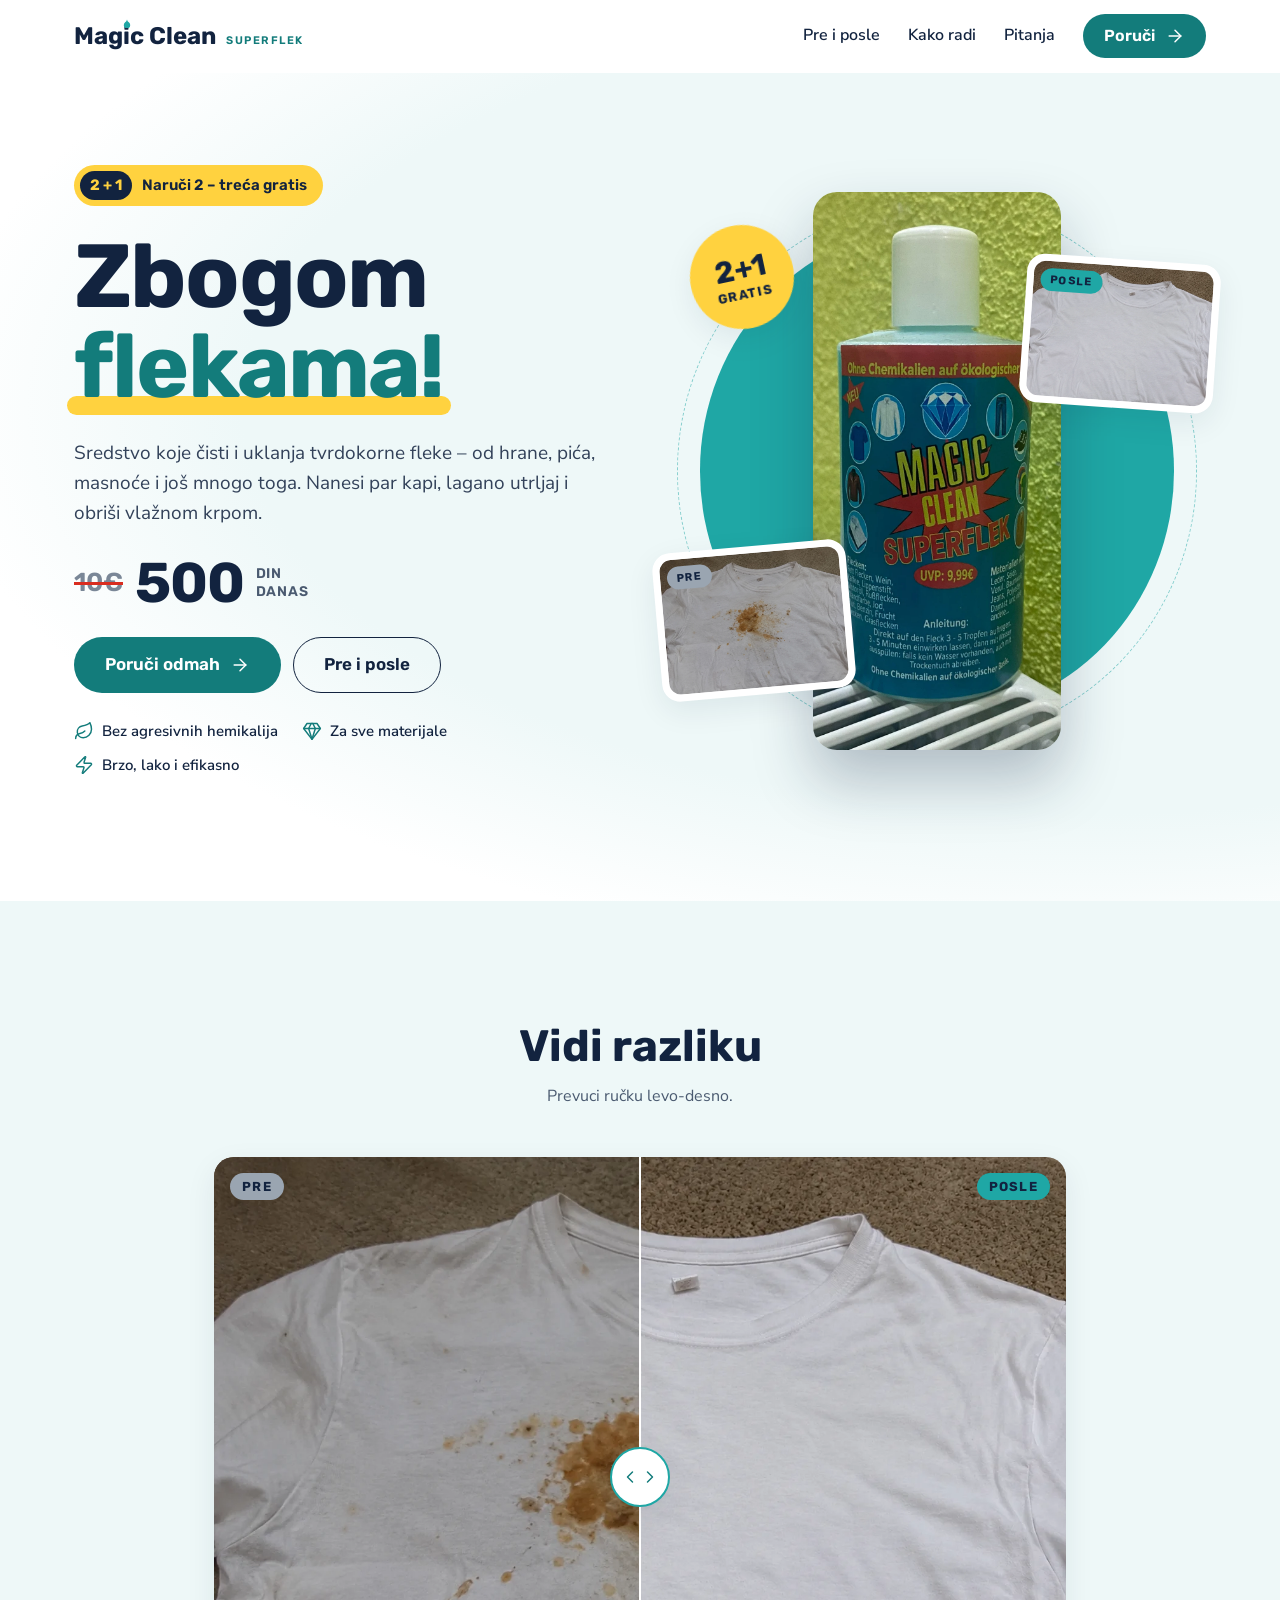
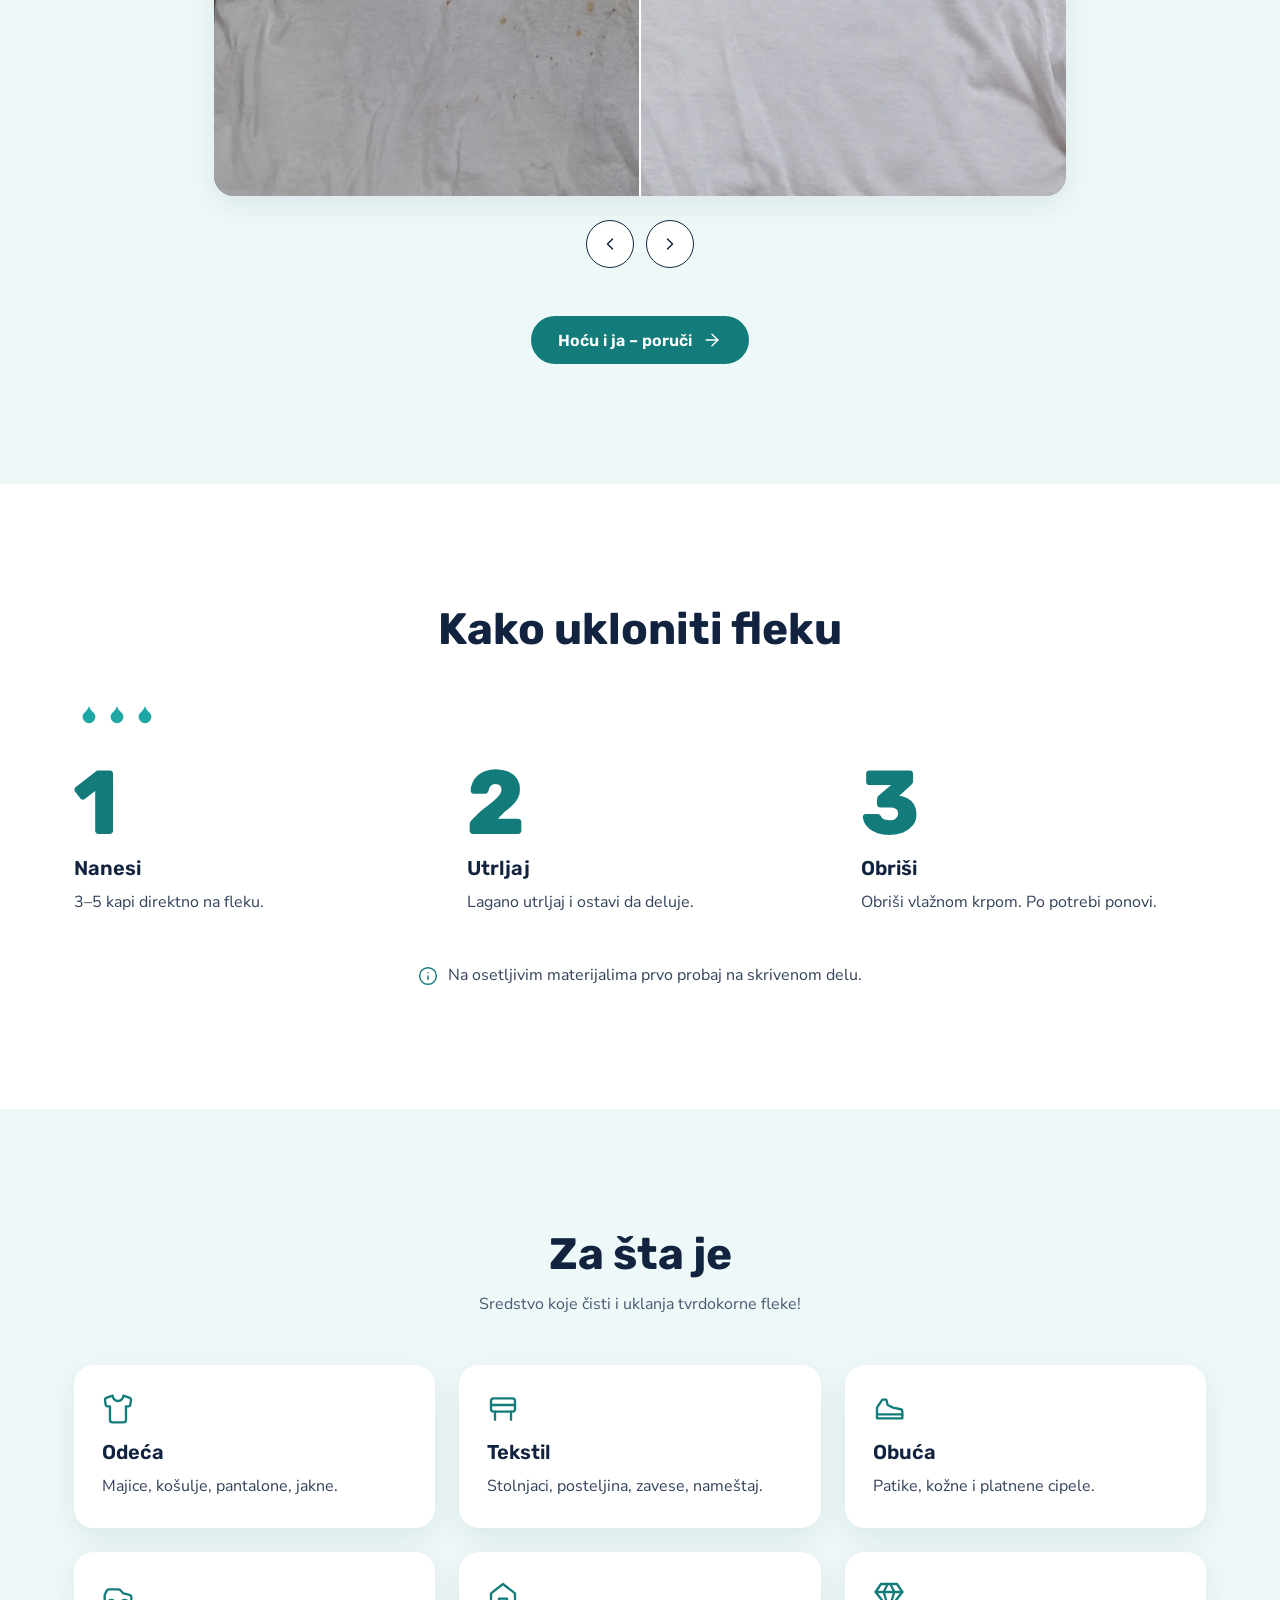
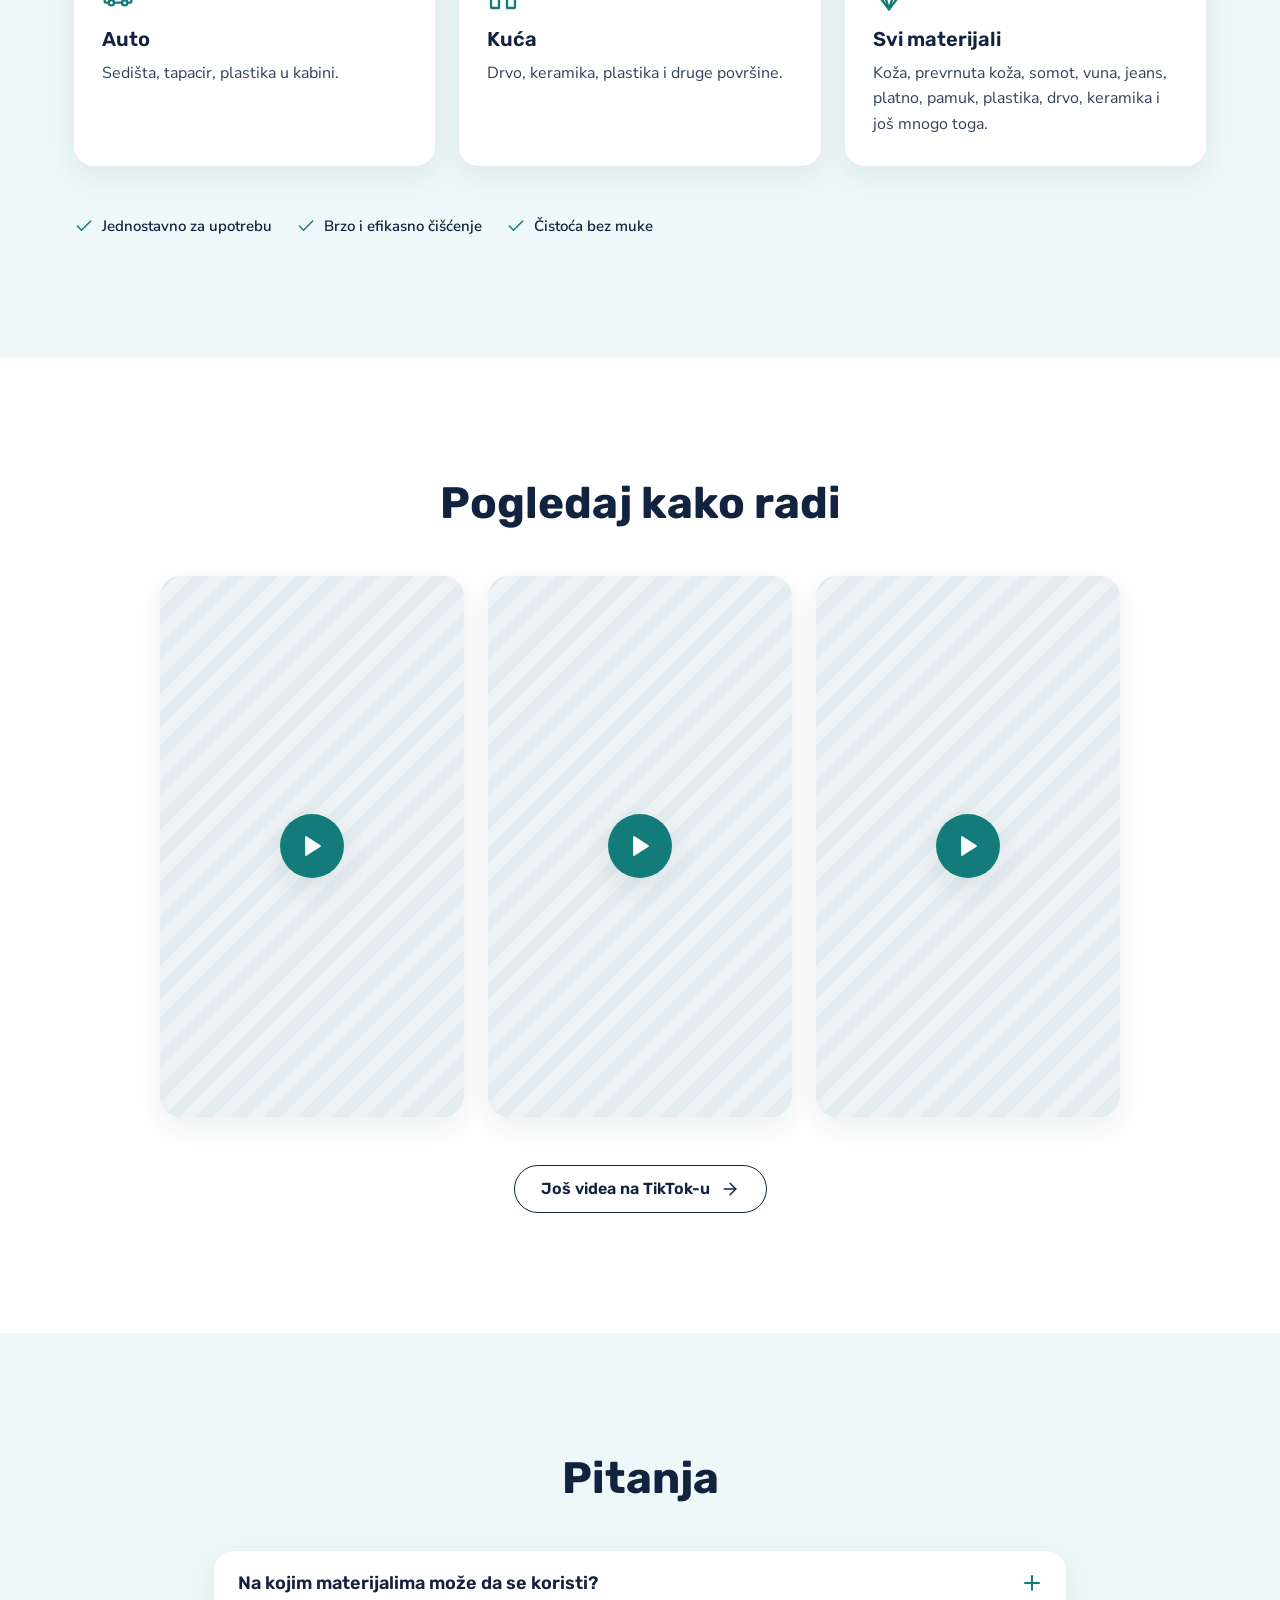
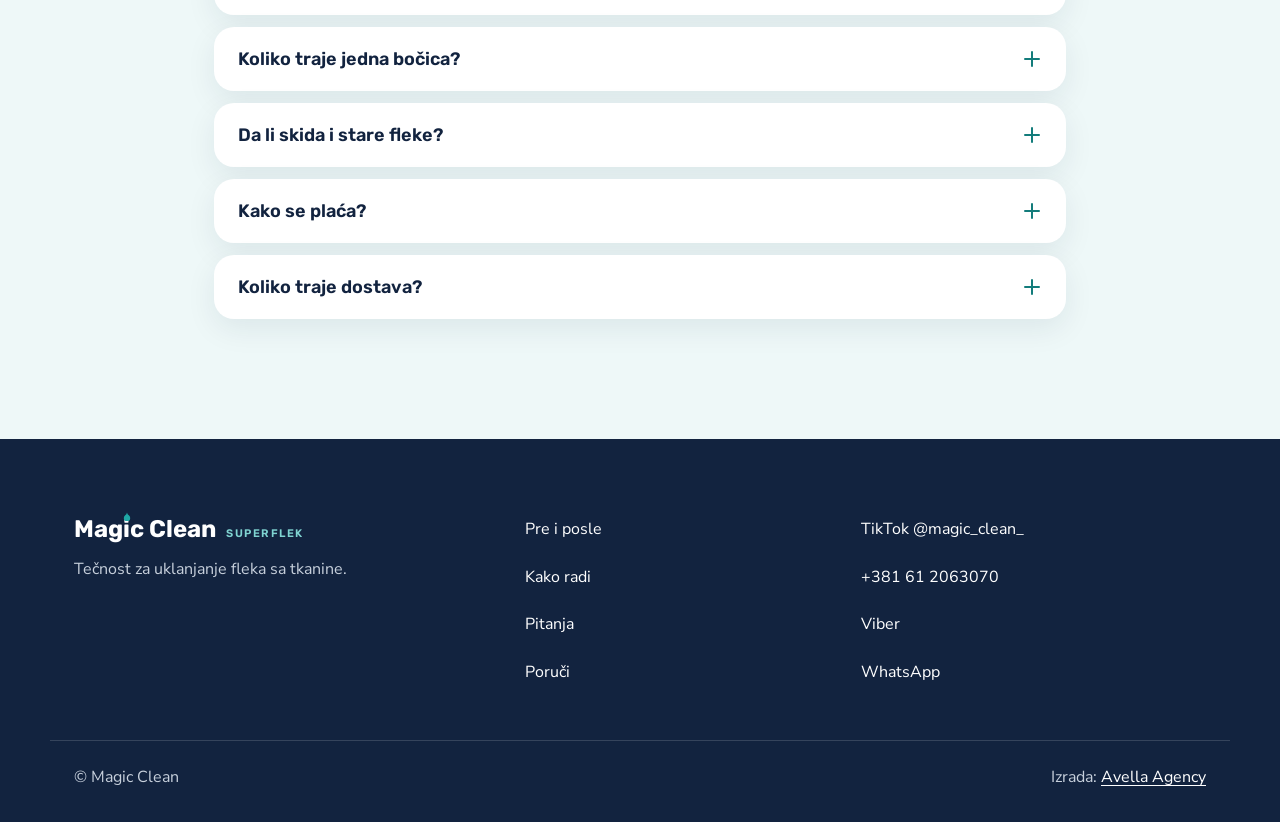
<file: index.html>
<!doctype html>
<html lang="sr-Latn">
<head>
<meta charset="utf-8">
<meta name="viewport" content="width=device-width, initial-scale=1">
<title>Sredstvo za uklanjanje fleka – Magic Clean Superflek | 500 din</title>
<meta name="description" content="Magic Clean Superflek skida i stare fleke od hrane, pića i masnoće sa odeće, obuće, tekstila i auta. Bez agresivnih hemikalija. 500 din, naruči 2 – treća gratis. Plaćanje pouzećem.">
<meta name="robots" content="index, follow, max-image-preview:large">
<link rel="canonical" href="https://VAS-SAJT.github.io/">
<meta name="theme-color" content="#137C7B">
<link rel="icon" href="data:image/svg+xml,%3Csvg xmlns='http://www.w3.org/2000/svg' viewBox='0 0 32 32'%3E%3Crect width='32' height='32' rx='8' fill='%23137C7B'/%3E%3Cpath d='M16 26a7 7 0 0 0 7-7c0-2-1-3.9-3-5.5S16.5 9.5 16 7c-.5 2.5-2 4.9-4 6.5S9 17 9 19a7 7 0 0 0 7 7z' fill='%23FFD23F'/%3E%3C/svg%3E">
<meta property="og:type" content="website">
<meta property="og:site_name" content="Magic Clean">
<meta property="og:locale" content="sr_RS">
<meta property="og:url" content="https://VAS-SAJT.github.io/">
<meta property="og:title" content="Sredstvo za uklanjanje fleka – Magic Clean Superflek | 500 din">
<meta property="og:description" content="Magic Clean Superflek skida i stare fleke od hrane, pića i masnoće sa odeće, obuće, tekstila i auta. Bez agresivnih hemikalija. 500 din, naruči 2 – treća gratis. Plaćanje pouzećem.">
<meta property="og:image" content="https://VAS-SAJT.github.io/assets/og-share.jpg">
<meta property="og:image:width" content="1200">
<meta property="og:image:height" content="630">
<meta property="og:image:alt" content="Magic Clean Superflek – tečnost za uklanjanje fleka, 500 din">
<meta name="twitter:card" content="summary_large_image">
<meta name="twitter:title" content="Sredstvo za uklanjanje fleka – Magic Clean Superflek | 500 din">
<meta name="twitter:description" content="Magic Clean Superflek skida i stare fleke od hrane, pića i masnoće sa odeće, obuće, tekstila i auta. Bez agresivnih hemikalija. 500 din, naruči 2 – treća gratis. Plaćanje pouzećem.">
<meta name="twitter:image" content="https://VAS-SAJT.github.io/assets/og-share.jpg">
<link rel="preload" as="image" href="assets/bocica.webp" fetchpriority="high">
<script type="application/ld+json">{"@context":"https://schema.org","@graph":[{"@type":"Organization","@id":"https://VAS-SAJT.github.io/#org","name":"Magic Clean","url":"https://VAS-SAJT.github.io/","logo":"https://VAS-SAJT.github.io/assets/og-share.jpg","sameAs":["https://www.tiktok.com/@magic_clean_"],"contactPoint":{"@type":"ContactPoint","telephone":"+381612063070","contactType":"customer service","areaServed":"RS","availableLanguage":["sr"]}},{"@type":"Product","@id":"https://VAS-SAJT.github.io/#product","name":"Magic Clean Superflek","description":"Tečnost za uklanjanje fleka od hrane, pića i masnoće sa odeće, tekstila, obuće, auta i površina u kući. Bez agresivnih hemikalija.","image":["https://VAS-SAJT.github.io/assets/bocica.webp","https://VAS-SAJT.github.io/assets/og-share.jpg"],"brand":{"@type":"Brand","name":"Magic Clean"},"category":"Sredstvo za uklanjanje fleka","offers":{"@type":"Offer","url":"https://VAS-SAJT.github.io/poruci.html","priceCurrency":"RSD","price":"500","availability":"https://schema.org/InStock","itemCondition":"https://schema.org/NewCondition","seller":{"@id":"https://VAS-SAJT.github.io/#org"},"shippingDetails":{"@type":"OfferShippingDetails","shippingDestination":{"@type":"DefinedRegion","addressCountry":"RS"},"deliveryTime":{"@type":"ShippingDeliveryTime","handlingTime":{"@type":"QuantitativeValue","minValue":0,"maxValue":1,"unitCode":"DAY"},"transitTime":{"@type":"QuantitativeValue","minValue":1,"maxValue":2,"unitCode":"DAY"}}}}},{"@type":"WebSite","@id":"https://VAS-SAJT.github.io/#site","url":"https://VAS-SAJT.github.io/","name":"Magic Clean Superflek","inLanguage":"sr-Latn","publisher":{"@id":"https://VAS-SAJT.github.io/#org"}},{"@type":"FAQPage","mainEntity":[{"@type":"Question","name":"Na kojim materijalima može da se koristi?","acceptedAnswer":{"@type":"Answer","text":"Na svim materijalima – npr. koža, svila, pamuk, džins, poliester, damast i mnogi drugi. Na osetljivim materijalima prvo probajte na skrivenom delu."}},{"@type":"Question","name":"Koliko traje jedna bočica?","acceptedAnswer":{"@type":"Answer","text":"Jedna bočica može da skine do 50 fleka."}},{"@type":"Question","name":"Da li skida i stare fleke?","acceptedAnswer":{"@type":"Answer","text":"Da, skida i stare fleke."}},{"@type":"Question","name":"Kako se plaća?","acceptedAnswer":{"@type":"Answer","text":"Plaćanje je pouzećem – plaćate kuriru kada vam paket stigne."}},{"@type":"Question","name":"Koliko traje dostava?","acceptedAnswer":{"@type":"Answer","text":"Dostava traje do 2 dana."}}]}]}</script>
<link rel="preconnect" href="https://fonts.googleapis.com">
<link rel="preconnect" href="https://fonts.gstatic.com" crossorigin>
<link href="https://fonts.googleapis.com/css2?family=Nunito+Sans:wght@400;600&family=Rubik:wght@600;700&display=swap&subset=latin-ext" rel="stylesheet">
<link rel="stylesheet" href="style.css">
</head>
<body>
<svg width="0" height="0" style="position:absolute" aria-hidden="true">
  <symbol id="i-arrow" viewBox="0 0 24 24"><path d="M5 12h14"/><path d="m12 5 7 7-7 7"/></symbol>
  <symbol id="i-utensils" viewBox="0 0 24 24"><path d="M3 2v7c0 1.1.9 2 2 2h4a2 2 0 0 0 2-2V2"/><path d="M7 2v20"/><path d="M21 15V2a5 5 0 0 0-5 5v6c0 1.1.9 2 2 2h3Zm0 0v7"/></symbol>
  <symbol id="i-cup" viewBox="0 0 24 24"><path d="M10 2v2"/><path d="M14 2v2"/><path d="M6 2v2"/><path d="M16 8a1 1 0 0 1 1 1v8a4 4 0 0 1-4 4H7a4 4 0 0 1-4-4V9a1 1 0 0 1 1-1h14a4 4 0 1 1 0 8h-1"/></symbol>
  <symbol id="i-drop" viewBox="0 0 24 24"><path d="M12 22a7 7 0 0 0 7-7c0-2-1-3.9-3-5.5s-3.5-4-4-6.5c-.5 2.5-2 4.9-4 6.5C6 11.1 5 13 5 15a7 7 0 0 0 7 7z"/></symbol>
  <symbol id="i-shirt" viewBox="0 0 24 24"><path d="M20.38 3.46 16 2a4 4 0 0 1-8 0L3.62 3.46a2 2 0 0 0-1.34 2.23l.58 3.47a1 1 0 0 0 .99.84H6v10c0 1.1.9 2 2 2h8a2 2 0 0 0 2-2V10h2.15a1 1 0 0 0 .99-.84l.58-3.47a2 2 0 0 0-1.34-2.23z"/></symbol>
  <symbol id="i-table" viewBox="0 0 24 24"><rect x="3" y="4" width="18" height="10" rx="2"/><path d="M6 14v6"/><path d="M18 14v6"/><path d="M3 9h18"/></symbol>
  <symbol id="i-plus" viewBox="0 0 24 24"><path d="M5 12h14"/><path d="M12 5v14"/></symbol>
  <symbol id="i-minus" viewBox="0 0 24 24"><path d="M5 12h14"/></symbol>
  <symbol id="i-info" viewBox="0 0 24 24"><circle cx="12" cy="12" r="10"/><path d="M12 16v-4"/><path d="M12 8h.01"/></symbol>
  <symbol id="i-check" viewBox="0 0 24 24"><path d="M20 6 9 17l-5-5"/></symbol>
  <symbol id="i-menu" viewBox="0 0 24 24"><path d="M4 6h16"/><path d="M4 12h16"/><path d="M4 18h16"/></symbol>
  <symbol id="i-x" viewBox="0 0 24 24"><path d="M18 6 6 18"/><path d="m6 6 12 12"/></symbol>
  <symbol id="i-left" viewBox="0 0 24 24"><path d="m15 18-6-6 6-6"/></symbol>
  <symbol id="i-right" viewBox="0 0 24 24"><path d="m9 18 6-6-6-6"/></symbol>
  <symbol id="i-play" viewBox="0 0 24 24"><polygon points="6 3 20 12 6 21 6 3"/></symbol>
  <symbol id="i-pause" viewBox="0 0 24 24"><rect x="14" y="4" width="4" height="16" rx="1"/><rect x="6" y="4" width="4" height="16" rx="1"/></symbol>
  <symbol id="i-leaf" viewBox="0 0 24 24"><path d="M11 20A7 7 0 0 1 9.8 6.1C15.5 5 17 4.48 19 2c1 2 2 4.18 2 8 0 5.5-4.78 10-10 10Z"/><path d="M2 21c0-3 1.85-5.36 5.08-6C9.5 14.52 12 13 13 12"/></symbol>
  <symbol id="i-gem" viewBox="0 0 24 24"><path d="M6 3h12l4 6-10 13L2 9Z"/><path d="M11 3 8 9l4 13 4-13-3-6"/><path d="M2 9h20"/></symbol>
  <symbol id="i-zap" viewBox="0 0 24 24"><path d="M4 14a1 1 0 0 1-.78-1.63l9.9-10.2a.5.5 0 0 1 .86.46l-1.92 6.02A1 1 0 0 0 13 10h7a1 1 0 0 1 .78 1.63l-9.9 10.2a.5.5 0 0 1-.86-.46l1.92-6.02A1 1 0 0 0 11 14z"/></symbol>
  <symbol id="i-shoe" viewBox="0 0 24 24"><path d="M3 16v-5l4-6h3l1 4 4 2 5 1a2 2 0 0 1 2 2v2Z"/><path d="M3 16v3h19v-3"/></symbol>
  <symbol id="i-car" viewBox="0 0 24 24"><path d="M19 17h2c.6 0 1-.4 1-1v-3c0-.9-.7-1.7-1.5-1.9C18.7 10.6 16 10 16 10s-1.3-1.4-2.2-2.3c-.5-.4-1.1-.7-1.8-.7H5c-.6 0-1.1.4-1.4.9l-1.4 2.9A3.7 3.7 0 0 0 2 12v4c0 .6.4 1 1 1h2"/><circle cx="7" cy="17" r="2"/><path d="M9 17h6"/><circle cx="17" cy="17" r="2"/></symbol>
  <symbol id="i-home" viewBox="0 0 24 24"><path d="M3 10 12 3l9 7v10a1 1 0 0 1-1 1h-5v-7H9v7H4a1 1 0 0 1-1-1Z"/></symbol>
  <symbol id="i-msg" viewBox="0 0 24 24"><path d="M7.9 20A9 9 0 1 0 4 16.1L2 22Z"/></symbol>
</svg>

<header class="nav" id="nav">
  <div class="wrap nav-in">
    <a href="#top" class="logo" aria-label="Magic Clean – na vrh">
      <span class="logo-t">Mag<span class="logo-i">i<svg viewBox="0 0 24 24" aria-hidden="true"><use href="#i-drop"/></svg></span>c Clean</span>
      <span class="logo-s">SUPERFLEK</span>
    </a>
    <nav class="links" aria-label="Glavni meni">
      <a href="#pre-posle">Pre i posle</a>
      <a href="#kako">Kako radi</a>
      <a href="#pitanja">Pitanja</a>
      <a href="poruci.html" class="btn btn-p btn-sm">Poruči <svg class="ic"><use href="#i-arrow"/></svg></a>
    </nav>
    <button class="burger" id="burger" aria-label="Otvori meni" aria-expanded="false" aria-controls="mmenu"><svg class="ic"><use href="#i-menu"/></svg></button>
  </div>
</header>

<div class="mmenu" id="mmenu" hidden>
  <button class="burger mclose" id="mclose" aria-label="Zatvori meni"><svg class="ic"><use href="#i-x"/></svg></button>
  <nav aria-label="Meni za telefon">
    <a href="#pre-posle">Pre i posle</a>
    <a href="#kako">Kako radi</a>
    <a href="#pitanja">Pitanja</a>
    <a href="poruci.html" class="btn btn-p">Poruči <svg class="ic"><use href="#i-arrow"/></svg></a>
  </nav>
</div>

<main id="top">
  <!-- 1. HERO -->
  <section class="hero" id="hero">
    <div class="wrap hero-in">
      <div class="hero-txt">
        <a href="poruci.html?paket=2" class="badge"><b>2 + 1</b> Naruči 2 – treća gratis</a>
        <h1>Zbogom <span class="und">flekama!</span></h1>
        <p class="lead">Sredstvo koje čisti i uklanja tvrdokorne fleke – od hrane, pića, masnoće i još mnogo toga. Nanesi par kapi, lagano utrljaj i obriši vlažnom krpom.</p>
        <div class="price"><s class="price-old" aria-label="Stara cena 10 evra">10€</s><span class="price-n">500</span><span class="price-u">din<br>danas</span></div>
        <div class="btns">
          <a href="poruci.html" class="btn btn-p btn-lg">Poruči odmah <svg class="ic"><use href="#i-arrow"/></svg></a>
          <a href="#pre-posle" class="btn btn-s btn-lg">Pre i posle</a>
        </div>
        <ul class="ticks">
          <li><svg class="ic"><use href="#i-leaf"/></svg>Bez agresivnih hemikalija</li>
          <li><svg class="ic"><use href="#i-gem"/></svg>Za sve materijale</li>
          <li><svg class="ic"><use href="#i-zap"/></svg>Brzo, lako i efikasno</li>
        </ul>
      </div>
      <div class="hero-vis">
        <div class="circle" aria-hidden="true"></div>
        <div class="bubbles" id="bubbles" aria-hidden="true"></div>
        <img class="bottle" id="bottle" src="assets/bocica.webp" width="780" height="1760" alt="Bočica Magic Clean Superflek tečnosti za fleke" fetchpriority="high">
        <figure class="mini mini-pre">
          <img decoding="async" src="assets/pre-hrana.webp" width="1400" height="1050" alt="Bela majica sa flekom od hrane pre čišćenja sa Magic Clean Superflek">
          <figcaption class="lbl lbl-pre">PRE</figcaption>
        </figure>
        <figure class="mini mini-posle">
          <img decoding="async" src="assets/posle-hrana.webp" width="1400" height="1050" alt="Ista majica posle uklanjanja fleke sa Magic Clean Superflek">
          <figcaption class="lbl lbl-posle">POSLE</figcaption>
        </figure>
        <a href="poruci.html?paket=2" class="sticker" aria-label="Naruči 2, treća gratis"><b>2+1</b><span>GRATIS</span></a>
      </div>
    </div>
  </section>

  <!-- 2. PRE / POSLE -->
  <section class="sec magla" id="pre-posle">
    <div class="wrap narrow">
      <h2 class="rv">Vidi razliku</h2>
      <p class="sub rv">Prevuci ručku levo-desno.</p>
      <div class="ba rv" id="ba">
        <div class="ba-layer ba-after" id="baAfter"></div>
        <div class="ba-layer ba-before" id="baBefore"></div>
        <span class="lbl lbl-pre ba-l">PRE</span>
        <span class="lbl lbl-posle ba-r">POSLE</span>
        <div class="ba-line" id="baLine" aria-hidden="true">
          <div class="ba-handle"><svg class="ic"><use href="#i-left"/></svg><svg class="ic"><use href="#i-right"/></svg></div>
        </div>
        <input type="range" class="ba-range" id="baRange" min="0" max="100" value="50" aria-label="Pre i posle: levo PRE, desno POSLE">
      </div>
      <div class="ba-ctrl rv">
        <button type="button" class="arr-btn" data-step="-10" aria-label="Pomeri ručku ulevo"><svg class="ic"><use href="#i-left"/></svg></button>
        <button type="button" class="arr-btn" data-step="10" aria-label="Pomeri ručku udesno"><svg class="ic"><use href="#i-right"/></svg></button>
      </div>
      <div class="center rv"><a href="poruci.html" class="btn btn-p">Hoću i ja – poruči <svg class="ic"><use href="#i-arrow"/></svg></a></div>
    </div>
  </section>

  <!-- 3. KAKO RADI -->
  <section class="sec" id="kako">
    <div class="wrap">
      <h2 class="rv">Kako ukloniti fleku</h2>
      <ol class="steps" id="steps">
        <li class="step rv">
          <div class="drops" aria-hidden="true">
            <svg viewBox="0 0 24 24"><use href="#i-drop"/></svg><svg viewBox="0 0 24 24"><use href="#i-drop"/></svg><svg viewBox="0 0 24 24"><use href="#i-drop"/></svg>
          </div>
          <span class="num">1</span><h3>Nanesi</h3><p>3–5 kapi direktno na fleku.</p>
        </li>
        <li class="step rv"><span class="num">2</span><h3>Utrljaj</h3><p>Lagano utrljaj i ostavi da deluje.</p></li>
        <li class="step rv"><span class="num">3</span><h3>Obriši</h3><p>Obriši vlažnom krpom. Po potrebi ponovi.</p></li>
      </ol>
      <p class="tip rv"><svg class="ic"><use href="#i-info"/></svg>Na osetljivim materijalima prvo probaj na skrivenom delu.</p>
    </div>
  </section>

  <!-- 4. ZA ŠTA JE -->
  <section class="sec magla" id="za-sta">
    <div class="wrap">
      <h2 class="rv">Za šta je</h2>
      <p class="sub rv">Sredstvo koje čisti i uklanja tvrdokorne fleke!</p>
      <div class="grid6">
        <div class="card rv"><svg class="ic ic-l"><use href="#i-shirt"/></svg><h3>Odeća</h3><p>Majice, košulje, pantalone, jakne.</p></div>
        <div class="card rv"><svg class="ic ic-l"><use href="#i-table"/></svg><h3>Tekstil</h3><p>Stolnjaci, posteljina, zavese, nameštaj.</p></div>
        <div class="card rv"><svg class="ic ic-l"><use href="#i-shoe"/></svg><h3>Obuća</h3><p>Patike, kožne i platnene cipele.</p></div>
        <div class="card rv"><svg class="ic ic-l"><use href="#i-car"/></svg><h3>Auto</h3><p>Sedišta, tapacir, plastika u kabini.</p></div>
        <div class="card rv"><svg class="ic ic-l"><use href="#i-home"/></svg><h3>Kuća</h3><p>Drvo, keramika, plastika i druge površine.</p></div>
        <div class="card rv"><svg class="ic ic-l"><use href="#i-gem"/></svg><h3>Svi materijali</h3><p>Koža, prevrnuta koža, somot, vuna, jeans, platno, pamuk, plastika, drvo, keramika i još mnogo toga.</p></div>
      </div>
      <ul class="ticks ticks-c rv">
        <li><svg class="ic"><use href="#i-check"/></svg>Jednostavno za upotrebu</li>
        <li><svg class="ic"><use href="#i-check"/></svg>Brzo i efikasno čišćenje</li>
        <li><svg class="ic"><use href="#i-check"/></svg>Čistoća bez muke</li>
      </ul>
    </div>
  </section>

  <!-- 5. VIDEO -->
  <section class="sec" id="video">
    <div class="wrap">
      <h2 class="rv">Pogledaj kako radi</h2>
      <div class="vids">
        <figure class="vid rv"><video preload="metadata" playsinline aria-label="Demo snimak 1"><source src="assets/video-1.mp4#t=0.1" type="video/mp4"></video><button type="button" class="vid-btn" aria-label="Pusti video 1"><svg class="ic"><use href="#i-play"/></svg></button></figure>
        <figure class="vid rv"><video preload="metadata" playsinline aria-label="Demo snimak 2"><source src="assets/video-2.mp4#t=0.1" type="video/mp4"></video><button type="button" class="vid-btn" aria-label="Pusti video 2"><svg class="ic"><use href="#i-play"/></svg></button></figure>
        <figure class="vid rv"><video preload="metadata" playsinline aria-label="Demo snimak 3"><source src="assets/video-3.mp4#t=0.1" type="video/mp4"></video><button type="button" class="vid-btn" aria-label="Pusti video 3"><svg class="ic"><use href="#i-play"/></svg></button></figure>
      </div>
      <div class="center rv"><a href="https://www.tiktok.com/@magic_clean_" target="_blank" rel="noopener" class="btn btn-s">Još videa na TikTok-u <svg class="ic"><use href="#i-arrow"/></svg></a></div>
    </div>
  </section>

  <!-- 6. PITANJA -->
  <section class="sec magla" id="pitanja">
    <div class="wrap narrow">
      <h2 class="rv">Pitanja</h2>
      <div class="faq">
        <div class="qa rv"><h3><button aria-expanded="false" aria-controls="a1" id="q1">Na kojim materijalima može da se koristi?<span class="pm" aria-hidden="true"></span></button></h3><div class="ans" id="a1" role="region" aria-labelledby="q1" hidden><p>Na svim materijalima – npr. koža, svila, pamuk, džins, poliester, damast i mnogi drugi. Na osetljivim materijalima prvo probajte na skrivenom delu.</p></div></div>
        <div class="qa rv"><h3><button aria-expanded="false" aria-controls="a2" id="q2">Koliko traje jedna bočica?<span class="pm" aria-hidden="true"></span></button></h3><div class="ans" id="a2" role="region" aria-labelledby="q2" hidden><p>Jedna bočica može da skine do 50 fleka.</p></div></div>
        <div class="qa rv"><h3><button aria-expanded="false" aria-controls="a3" id="q3">Da li skida i stare fleke?<span class="pm" aria-hidden="true"></span></button></h3><div class="ans" id="a3" role="region" aria-labelledby="q3" hidden><p>Da, skida i stare fleke.</p></div></div>
        <div class="qa rv"><h3><button aria-expanded="false" aria-controls="a4" id="q4">Kako se plaća?<span class="pm" aria-hidden="true"></span></button></h3><div class="ans" id="a4" role="region" aria-labelledby="q4" hidden><p>Plaćanje je pouzećem – plaćate kuriru kada vam paket stigne.</p></div></div>
        <div class="qa rv"><h3><button aria-expanded="false" aria-controls="a5" id="q5">Koliko traje dostava?<span class="pm" aria-hidden="true"></span></button></h3><div class="ans" id="a5" role="region" aria-labelledby="q5" hidden><p>Dostava traje do 2 dana.</p></div></div>
      </div>
    </div>
  </section>

</main>

<footer class="foot">
  <div class="wrap foot-in">
    <div>
      <a href="#top" class="logo logo-w"><span class="logo-t">Mag<span class="logo-i">i<svg viewBox="0 0 24 24" aria-hidden="true"><use href="#i-drop"/></svg></span>c Clean</span><span class="logo-s">SUPERFLEK</span></a>
      <p>Tečnost za uklanjanje fleka sa tkanine.</p>
    </div>
    <nav aria-label="Footer"><a href="#pre-posle">Pre i posle</a><a href="#kako">Kako radi</a><a href="#pitanja">Pitanja</a><a href="poruci.html">Poruči</a></nav>
    <div>
      <a href="https://www.tiktok.com/@magic_clean_" target="_blank" rel="noopener">TikTok @magic_clean_</a>
      <a href="tel:+381612063070">+381 61 2063070</a>
      <a href="viber://chat?number=%2B381612063070">Viber</a>
      <a href="https://wa.me/381612063070" target="_blank" rel="noopener">WhatsApp</a>
    </div>
  </div>
  <div class="wrap copy"><p>© Magic Clean</p><p>Izrada: <a href="https://avellagency.online" target="_blank" rel="noopener">Avella Agency</a></p></div>
</footer>

<a href="poruci.html" class="mbar" id="mbar"><span>Magic Clean Superflek – <b id="mbarPrice"></b></span><span class="mbar-cta">Poruči <svg class="ic"><use href="#i-arrow"/></svg></span></a>

<script src="main.js"></script>
</body>
</html>
</file>
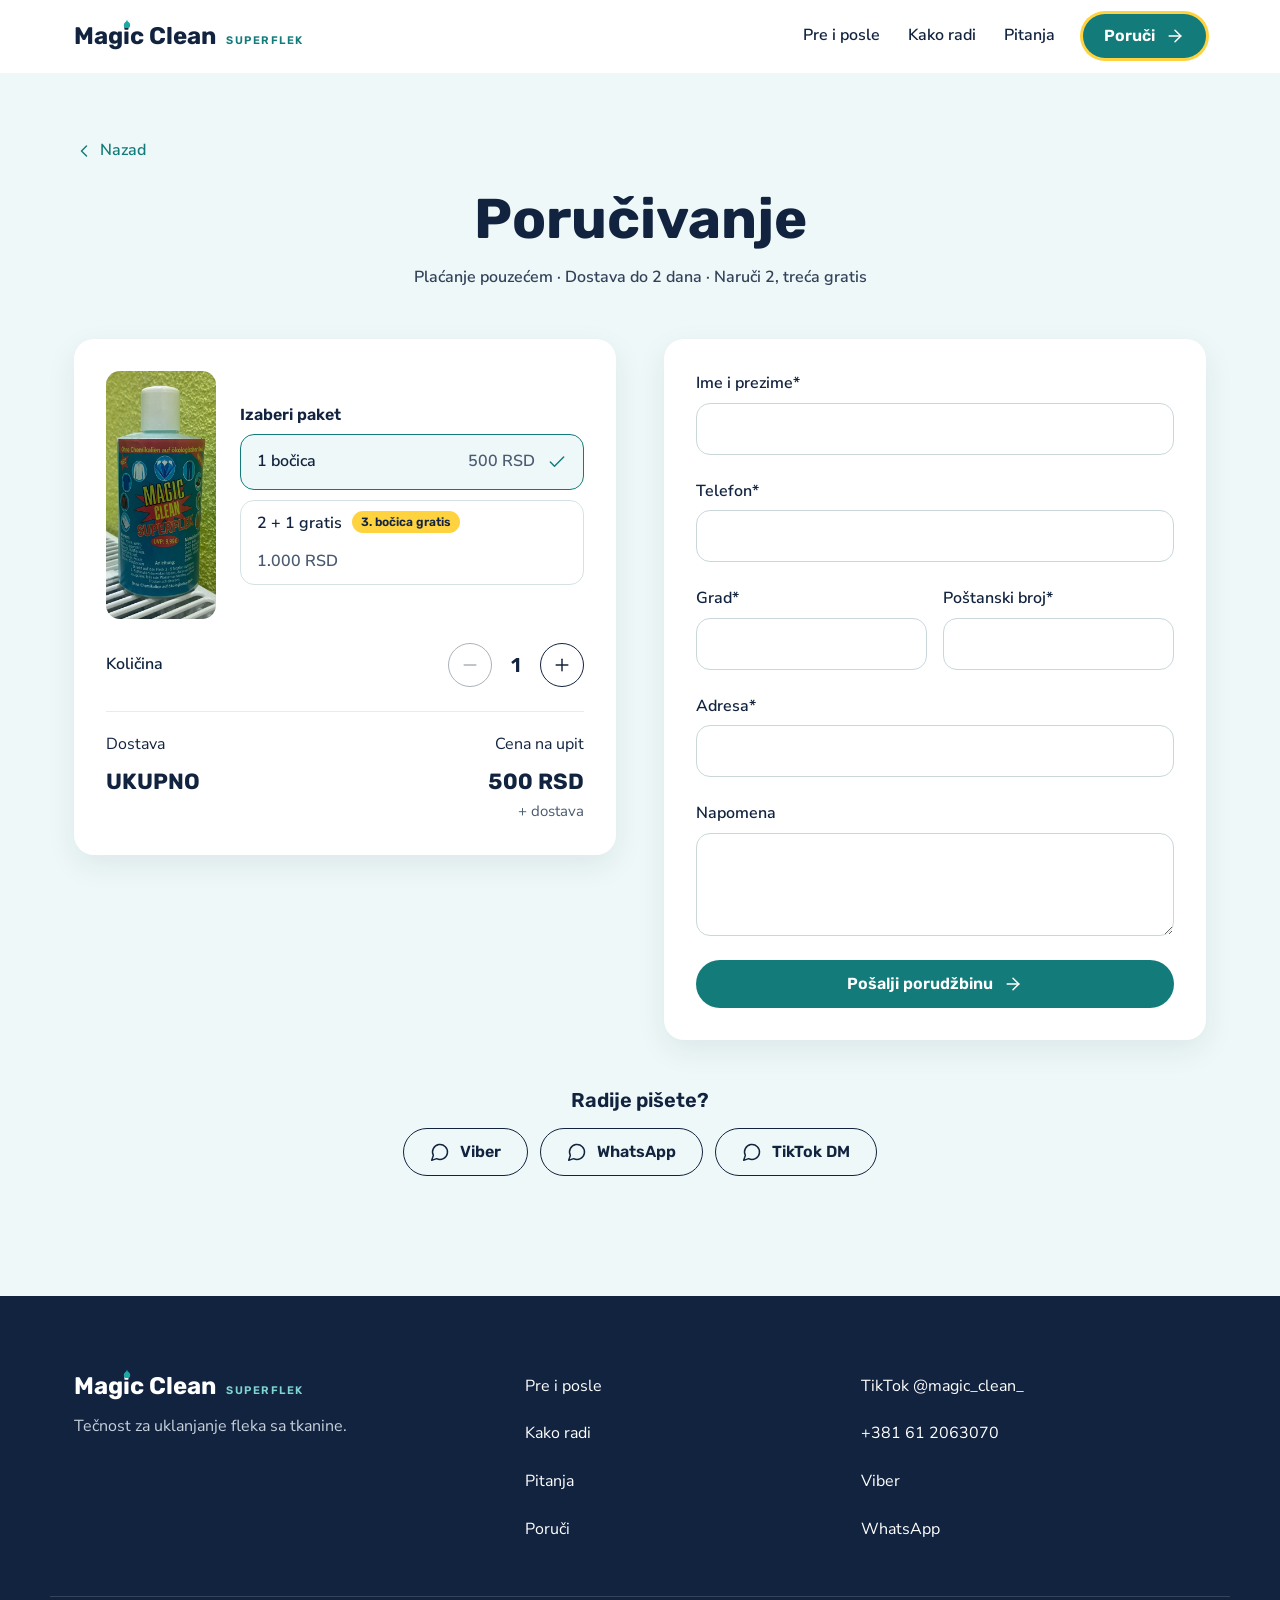
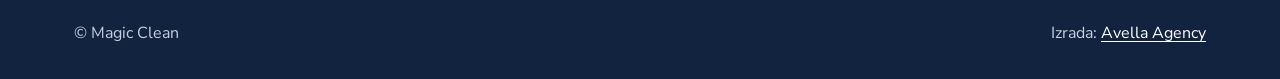
<file: poruci.html>
<!doctype html>
<html lang="sr-Latn">
<head>
<meta charset="utf-8">
<meta name="viewport" content="width=device-width, initial-scale=1">
<title>Poruči Magic Clean Superflek – 500 din, 2 + 1 gratis</title>
<meta name="description" content="Poruči Magic Clean Superflek tečnost za fleke: 500 din po bočici, naruči 2 i treća je gratis. Plaćanje pouzećem, dostava do 2 dana širom Srbije.">
<meta name="robots" content="index, follow, max-image-preview:large">
<link rel="canonical" href="https://VAS-SAJT.github.io/poruci.html">
<meta name="theme-color" content="#137C7B">
<link rel="icon" href="data:image/svg+xml,%3Csvg xmlns='http://www.w3.org/2000/svg' viewBox='0 0 32 32'%3E%3Crect width='32' height='32' rx='8' fill='%23137C7B'/%3E%3Cpath d='M16 26a7 7 0 0 0 7-7c0-2-1-3.9-3-5.5S16.5 9.5 16 7c-.5 2.5-2 4.9-4 6.5S9 17 9 19a7 7 0 0 0 7 7z' fill='%23FFD23F'/%3E%3C/svg%3E">
<meta property="og:type" content="website">
<meta property="og:site_name" content="Magic Clean">
<meta property="og:locale" content="sr_RS">
<meta property="og:url" content="https://VAS-SAJT.github.io/poruci.html">
<meta property="og:title" content="Poruči Magic Clean Superflek – 500 din, 2 + 1 gratis">
<meta property="og:description" content="Poruči Magic Clean Superflek tečnost za fleke: 500 din po bočici, naruči 2 i treća je gratis. Plaćanje pouzećem, dostava do 2 dana širom Srbije.">
<meta property="og:image" content="https://VAS-SAJT.github.io/assets/og-share.jpg">
<meta property="og:image:width" content="1200">
<meta property="og:image:height" content="630">
<meta property="og:image:alt" content="Magic Clean Superflek – tečnost za uklanjanje fleka, 500 din">
<meta name="twitter:card" content="summary_large_image">
<meta name="twitter:title" content="Poruči Magic Clean Superflek – 500 din, 2 + 1 gratis">
<meta name="twitter:description" content="Poruči Magic Clean Superflek tečnost za fleke: 500 din po bočici, naruči 2 i treća je gratis. Plaćanje pouzećem, dostava do 2 dana širom Srbije.">
<meta name="twitter:image" content="https://VAS-SAJT.github.io/assets/og-share.jpg">
<script type="application/ld+json">{"@context":"https://schema.org","@graph":[{"@type":"Organization","@id":"https://VAS-SAJT.github.io/#org","name":"Magic Clean","url":"https://VAS-SAJT.github.io/","logo":"https://VAS-SAJT.github.io/assets/og-share.jpg","sameAs":["https://www.tiktok.com/@magic_clean_"],"contactPoint":{"@type":"ContactPoint","telephone":"+381612063070","contactType":"customer service","areaServed":"RS","availableLanguage":["sr"]}},{"@type":"Product","@id":"https://VAS-SAJT.github.io/#product","name":"Magic Clean Superflek","description":"Tečnost za uklanjanje fleka od hrane, pića i masnoće sa odeće, tekstila, obuće, auta i površina u kući. Bez agresivnih hemikalija.","image":["https://VAS-SAJT.github.io/assets/bocica.webp","https://VAS-SAJT.github.io/assets/og-share.jpg"],"brand":{"@type":"Brand","name":"Magic Clean"},"category":"Sredstvo za uklanjanje fleka","offers":{"@type":"Offer","url":"https://VAS-SAJT.github.io/poruci.html","priceCurrency":"RSD","price":"500","availability":"https://schema.org/InStock","itemCondition":"https://schema.org/NewCondition","seller":{"@id":"https://VAS-SAJT.github.io/#org"},"shippingDetails":{"@type":"OfferShippingDetails","shippingDestination":{"@type":"DefinedRegion","addressCountry":"RS"},"deliveryTime":{"@type":"ShippingDeliveryTime","handlingTime":{"@type":"QuantitativeValue","minValue":0,"maxValue":1,"unitCode":"DAY"},"transitTime":{"@type":"QuantitativeValue","minValue":1,"maxValue":2,"unitCode":"DAY"}}}}},{"@type":"WebSite","@id":"https://VAS-SAJT.github.io/#site","url":"https://VAS-SAJT.github.io/","name":"Magic Clean Superflek","inLanguage":"sr-Latn","publisher":{"@id":"https://VAS-SAJT.github.io/#org"}},{"@type":"BreadcrumbList","itemListElement":[{"@type":"ListItem","position":1,"name":"Početna","item":"https://VAS-SAJT.github.io/"},{"@type":"ListItem","position":2,"name":"Poručivanje","item":"https://VAS-SAJT.github.io/poruci.html"}]}]}</script>
<link rel="preconnect" href="https://fonts.googleapis.com">
<link rel="preconnect" href="https://fonts.gstatic.com" crossorigin>
<link href="https://fonts.googleapis.com/css2?family=Nunito+Sans:wght@400;600&family=Rubik:wght@600;700&display=swap&subset=latin-ext" rel="stylesheet">
<link rel="stylesheet" href="style.css">
</head>
<body>
<svg width="0" height="0" style="position:absolute" aria-hidden="true">
  <symbol id="i-arrow" viewBox="0 0 24 24"><path d="M5 12h14"/><path d="m12 5 7 7-7 7"/></symbol>
  <symbol id="i-utensils" viewBox="0 0 24 24"><path d="M3 2v7c0 1.1.9 2 2 2h4a2 2 0 0 0 2-2V2"/><path d="M7 2v20"/><path d="M21 15V2a5 5 0 0 0-5 5v6c0 1.1.9 2 2 2h3Zm0 0v7"/></symbol>
  <symbol id="i-cup" viewBox="0 0 24 24"><path d="M10 2v2"/><path d="M14 2v2"/><path d="M6 2v2"/><path d="M16 8a1 1 0 0 1 1 1v8a4 4 0 0 1-4 4H7a4 4 0 0 1-4-4V9a1 1 0 0 1 1-1h14a4 4 0 1 1 0 8h-1"/></symbol>
  <symbol id="i-drop" viewBox="0 0 24 24"><path d="M12 22a7 7 0 0 0 7-7c0-2-1-3.9-3-5.5s-3.5-4-4-6.5c-.5 2.5-2 4.9-4 6.5C6 11.1 5 13 5 15a7 7 0 0 0 7 7z"/></symbol>
  <symbol id="i-shirt" viewBox="0 0 24 24"><path d="M20.38 3.46 16 2a4 4 0 0 1-8 0L3.62 3.46a2 2 0 0 0-1.34 2.23l.58 3.47a1 1 0 0 0 .99.84H6v10c0 1.1.9 2 2 2h8a2 2 0 0 0 2-2V10h2.15a1 1 0 0 0 .99-.84l.58-3.47a2 2 0 0 0-1.34-2.23z"/></symbol>
  <symbol id="i-table" viewBox="0 0 24 24"><rect x="3" y="4" width="18" height="10" rx="2"/><path d="M6 14v6"/><path d="M18 14v6"/><path d="M3 9h18"/></symbol>
  <symbol id="i-plus" viewBox="0 0 24 24"><path d="M5 12h14"/><path d="M12 5v14"/></symbol>
  <symbol id="i-minus" viewBox="0 0 24 24"><path d="M5 12h14"/></symbol>
  <symbol id="i-info" viewBox="0 0 24 24"><circle cx="12" cy="12" r="10"/><path d="M12 16v-4"/><path d="M12 8h.01"/></symbol>
  <symbol id="i-check" viewBox="0 0 24 24"><path d="M20 6 9 17l-5-5"/></symbol>
  <symbol id="i-menu" viewBox="0 0 24 24"><path d="M4 6h16"/><path d="M4 12h16"/><path d="M4 18h16"/></symbol>
  <symbol id="i-x" viewBox="0 0 24 24"><path d="M18 6 6 18"/><path d="m6 6 12 12"/></symbol>
  <symbol id="i-left" viewBox="0 0 24 24"><path d="m15 18-6-6 6-6"/></symbol>
  <symbol id="i-right" viewBox="0 0 24 24"><path d="m9 18 6-6-6-6"/></symbol>
  <symbol id="i-play" viewBox="0 0 24 24"><polygon points="6 3 20 12 6 21 6 3"/></symbol>
  <symbol id="i-pause" viewBox="0 0 24 24"><rect x="14" y="4" width="4" height="16" rx="1"/><rect x="6" y="4" width="4" height="16" rx="1"/></symbol>
  <symbol id="i-leaf" viewBox="0 0 24 24"><path d="M11 20A7 7 0 0 1 9.8 6.1C15.5 5 17 4.48 19 2c1 2 2 4.18 2 8 0 5.5-4.78 10-10 10Z"/><path d="M2 21c0-3 1.85-5.36 5.08-6C9.5 14.52 12 13 13 12"/></symbol>
  <symbol id="i-gem" viewBox="0 0 24 24"><path d="M6 3h12l4 6-10 13L2 9Z"/><path d="M11 3 8 9l4 13 4-13-3-6"/><path d="M2 9h20"/></symbol>
  <symbol id="i-zap" viewBox="0 0 24 24"><path d="M4 14a1 1 0 0 1-.78-1.63l9.9-10.2a.5.5 0 0 1 .86.46l-1.92 6.02A1 1 0 0 0 13 10h7a1 1 0 0 1 .78 1.63l-9.9 10.2a.5.5 0 0 1-.86-.46l1.92-6.02A1 1 0 0 0 11 14z"/></symbol>
  <symbol id="i-shoe" viewBox="0 0 24 24"><path d="M3 16v-5l4-6h3l1 4 4 2 5 1a2 2 0 0 1 2 2v2Z"/><path d="M3 16v3h19v-3"/></symbol>
  <symbol id="i-car" viewBox="0 0 24 24"><path d="M19 17h2c.6 0 1-.4 1-1v-3c0-.9-.7-1.7-1.5-1.9C18.7 10.6 16 10 16 10s-1.3-1.4-2.2-2.3c-.5-.4-1.1-.7-1.8-.7H5c-.6 0-1.1.4-1.4.9l-1.4 2.9A3.7 3.7 0 0 0 2 12v4c0 .6.4 1 1 1h2"/><circle cx="7" cy="17" r="2"/><path d="M9 17h6"/><circle cx="17" cy="17" r="2"/></symbol>
  <symbol id="i-home" viewBox="0 0 24 24"><path d="M3 10 12 3l9 7v10a1 1 0 0 1-1 1h-5v-7H9v7H4a1 1 0 0 1-1-1Z"/></symbol>
  <symbol id="i-msg" viewBox="0 0 24 24"><path d="M7.9 20A9 9 0 1 0 4 16.1L2 22Z"/></symbol>
</svg>

<header class="nav" id="nav">
  <div class="wrap nav-in">
    <a href="index.html" class="logo" aria-label="Magic Clean – na vrh">
      <span class="logo-t">Mag<span class="logo-i">i<svg viewBox="0 0 24 24" aria-hidden="true"><use href="#i-drop"/></svg></span>c Clean</span>
      <span class="logo-s">SUPERFLEK</span>
    </a>
    <nav class="links" aria-label="Glavni meni">
      <a href="index.html#pre-posle">Pre i posle</a>
      <a href="index.html#kako">Kako radi</a>
      <a href="index.html#pitanja">Pitanja</a>
      <a href="poruci.html" aria-current="page" class="btn btn-p btn-sm">Poruči <svg class="ic"><use href="#i-arrow"/></svg></a>
    </nav>
    <button class="burger" id="burger" aria-label="Otvori meni" aria-expanded="false" aria-controls="mmenu"><svg class="ic"><use href="#i-menu"/></svg></button>
  </div>
</header>

<div class="mmenu" id="mmenu" hidden>
  <button class="burger mclose" id="mclose" aria-label="Zatvori meni"><svg class="ic"><use href="#i-x"/></svg></button>
  <nav aria-label="Meni za telefon">
    <a href="index.html#pre-posle">Pre i posle</a>
    <a href="index.html#kako">Kako radi</a>
    <a href="index.html#pitanja">Pitanja</a>
    <a href="poruci.html" aria-current="page" class="btn btn-p">Poruči <svg class="ic"><use href="#i-arrow"/></svg></a>
  </nav>
</div>

<main id="top">
    <section class="sec magla2 order-page" id="porucivanje">
    <div class="wrap">
      <div class="order-head">
        <a href="index.html" class="back"><svg class="ic"><use href="#i-left"/></svg>Nazad</a>
        <h1>Poručivanje</h1>
        <p class="sub2">Plaćanje pouzećem · Dostava do 2 dana · Naruči 2, treća gratis</p>
      </div>
      <div class="order">
        <div class="pick rv">
          <div class="pick-top">
            <img src="assets/bocica.webp" width="780" height="1760" alt="Bočica Magic Clean Superflek" loading="lazy">
            <fieldset class="pkgs">
              <legend>Izaberi paket</legend>
              <label class="pkg"><input type="radio" name="paket" value="1" checked><span class="pkg-b"><span class="pkg-n">1 bočica</span><span class="pkg-p" data-pkg="1"></span></span><svg class="ic pkg-c"><use href="#i-check"/></svg></label>
              <label class="pkg"><input type="radio" name="paket" value="2"><span class="pkg-b"><span class="pkg-n">2 + 1 gratis <span class="pkg-badge">3. bočica gratis</span></span><span class="pkg-p" data-pkg="2"></span></span><svg class="ic pkg-c"><use href="#i-check"/></svg></label>
            </fieldset>
          </div>
          <div class="qty">
            <span id="qtyLbl">Količina</span>
            <div class="qty-c" role="group" aria-labelledby="qtyLbl">
              <button type="button" id="qMinus" aria-label="Smanji količinu"><svg class="ic"><use href="#i-minus"/></svg></button>
              <output id="qty" aria-live="polite">1</output>
              <button type="button" id="qPlus" aria-label="Povećaj količinu"><svg class="ic"><use href="#i-plus"/></svg></button>
            </div>
          </div>
          <dl class="sum">
            <div><dt>Dostava</dt><dd id="ship"></dd></div>
            <div class="tot"><dt>UKUPNO</dt><dd id="total" aria-live="polite"></dd></div>
            <p class="tot-note" id="totNote"></p>
          </dl>
        </div>

        <form class="form rv" id="form" novalidate>
          <div class="f"><label for="ime">Ime i prezime*</label><input id="ime" name="ime" autocomplete="name" required><p class="err" id="ime-e"></p></div>
          <div class="f"><label for="tel">Telefon*</label><input id="tel" name="telefon" type="tel" inputmode="tel" autocomplete="tel" required><p class="err" id="tel-e"></p></div>
          <div class="f2">
            <div class="f"><label for="grad">Grad*</label><input id="grad" name="grad" autocomplete="address-level2" required><p class="err" id="grad-e"></p></div>
            <div class="f"><label for="pb">Poštanski broj*</label><input id="pb" name="postanski_broj" inputmode="numeric" autocomplete="postal-code" required><p class="err" id="pb-e"></p></div>
          </div>
          <div class="f"><label for="adr">Adresa*</label><input id="adr" name="adresa" autocomplete="street-address" required><p class="err" id="adr-e"></p></div>
          <div class="f"><label for="nap">Napomena</label><textarea id="nap" name="napomena" rows="3"></textarea></div>
          <button type="submit" class="btn btn-p btn-full" id="send">Pošalji porudžbinu <svg class="ic"><use href="#i-arrow"/></svg></button>
          <div class="status" id="status" role="status" aria-live="polite"></div>
        </form>
      </div>
      <div class="alt rv">
        <p>Radije pišete?</p>
        <div class="btns">
          <a href="viber://chat?number=%2B381612063070" class="btn btn-s"><svg class="ic"><use href="#i-msg"/></svg>Viber</a>
          <a href="https://wa.me/381612063070" target="_blank" rel="noopener" class="btn btn-s"><svg class="ic"><use href="#i-msg"/></svg>WhatsApp</a>
          <a href="https://www.tiktok.com/@magic_clean_" target="_blank" rel="noopener" class="btn btn-s"><svg class="ic"><use href="#i-msg"/></svg>TikTok DM</a>
        </div>
      </div>
    </div>
  </section>
</main>

<footer class="foot">
  <div class="wrap foot-in">
    <div>
      <a href="index.html" class="logo logo-w"><span class="logo-t">Mag<span class="logo-i">i<svg viewBox="0 0 24 24" aria-hidden="true"><use href="#i-drop"/></svg></span>c Clean</span><span class="logo-s">SUPERFLEK</span></a>
      <p>Tečnost za uklanjanje fleka sa tkanine.</p>
    </div>
    <nav aria-label="Footer"><a href="index.html#pre-posle">Pre i posle</a><a href="index.html#kako">Kako radi</a><a href="index.html#pitanja">Pitanja</a><a href="poruci.html">Poruči</a></nav>
    <div>
      <a href="https://www.tiktok.com/@magic_clean_" target="_blank" rel="noopener">TikTok @magic_clean_</a>
      <a href="tel:+381612063070">+381 61 2063070</a>
      <a href="viber://chat?number=%2B381612063070">Viber</a>
      <a href="https://wa.me/381612063070" target="_blank" rel="noopener">WhatsApp</a>
    </div>
  </div>
  <div class="wrap copy"><p>© Magic Clean</p><p>Izrada: <a href="https://avellagency.online" target="_blank" rel="noopener">Avella Agency</a></p></div>
</footer>

<script src="main.js"></script>
</body>
</html>
</file>
<file: style.css>
:root{--bela:#FFFFFF;--magla:#EEF8F8;--tirkiz:#1FA7A5;--tirkiz-tamna:#137C7B;--tirkiz-hover:#0E6261;--limun:#FFD23F;--siva-pre:#9AA5B1;--teget:#12233F;--senka:0 10px 30px rgba(18,35,63,.08);--r:20px;--ease:cubic-bezier(.215,.61,.355,1)}
*,*::before,*::after{box-sizing:border-box}
html{scroll-behavior:smooth;scroll-padding-top:80px}
body{margin:0;font:400 16px/1.6 "Nunito Sans",system-ui,sans-serif;color:var(--teget);background:var(--bela);overflow-x:hidden}
h1,h2,h3{font-family:Rubik,system-ui,sans-serif;line-height:1.15;margin:0;text-wrap:balance}
h1{font-size:clamp(36px,5.2vw,62px);font-weight:700}
h2{font-size:clamp(32px,4vw,44px);font-weight:700;text-align:center}
h3{font-size:20px;font-weight:600}
p{margin:0;text-wrap:pretty}
a{color:var(--tirkiz-tamna)}a:hover{color:var(--tirkiz-hover)}
img{display:block;max-width:100%;height:auto}
button{font:inherit;color:inherit;cursor:pointer}
:focus-visible{outline:2px solid var(--tirkiz);outline-offset:3px}
[hidden]{display:none!important}
.ic{width:20px;height:20px;fill:none;stroke:currentColor;stroke-width:1.75;stroke-linecap:round;stroke-linejoin:round;flex:none}
.wrap{max-width:1180px;margin:0 auto;padding:0 24px}
.narrow{max-width:900px}
.center{display:flex;justify-content:center}
.sec{padding:120px 0}
.sec>.wrap{display:flex;flex-direction:column;gap:48px}
.magla,.magla2{background:var(--magla)}
.sub{text-align:center;margin-top:-36px;color:#4A5A70}

/* buttons */
.btn{display:inline-flex;align-items:center;justify-content:center;gap:10px;min-height:48px;padding:12px 26px;border-radius:999px;font:600 16px/1.2 Rubik,sans-serif;text-decoration:none;cursor:pointer;border:1.5px solid transparent;transition:background .2s,color .2s}
.btn .ic{transition:transform .2s var(--ease)}
.btn:hover .ic{transform:translateX(4px)}
.btn-p{background:var(--tirkiz-tamna);color:#fff}
.btn-p:hover{background:var(--tirkiz-hover);color:#fff}
.btn-s{border-color:var(--teget);color:var(--teget);background:transparent}
.btn-s:hover{background:var(--teget);color:#fff}
.btn-sm{min-height:44px;padding:10px 20px}
.btn-full{width:100%}
.btns{display:flex;flex-wrap:wrap;gap:12px}

/* nav */
.nav{position:sticky;top:0;z-index:50;background:#fff;border-bottom:1px solid transparent;transition:border-color .2s}
.nav.scrolled{border-bottom-color:#DDE7EA}
.nav-in{display:flex;align-items:center;justify-content:space-between;height:72px}
.logo{display:flex;align-items:baseline;gap:10px;text-decoration:none;color:var(--teget)}
.logo:hover{color:var(--teget)}
.logo-t{font:700 24px/1 Rubik,sans-serif}
.logo-i{position:relative;display:inline-block}
.logo-i svg{position:absolute;left:50%;top:-6px;width:11px;height:11px;transform:translateX(-50%);fill:var(--tirkiz);stroke:none}
.logo-t .logo-i{color:inherit}
.logo-s{font:600 11px/1 Rubik,sans-serif;letter-spacing:.14em;color:var(--tirkiz-tamna)}
.links{display:flex;align-items:center;gap:28px}
.links a:not(.btn){color:var(--teget);text-decoration:none;font-weight:600;padding:10px 0}
.links a:not(.btn):hover{color:var(--tirkiz-tamna)}
.burger{display:none;width:48px;height:48px;border:0;background:none;align-items:center;justify-content:center;border-radius:12px}
.burger .ic{width:26px;height:26px}
.mmenu{position:fixed;inset:0;z-index:60;background:#fff;padding:96px 24px 32px}
.mmenu nav{display:flex;flex-direction:column;gap:8px}
.mmenu nav a:not(.btn){font:600 30px/1.3 Rubik,sans-serif;color:var(--teget);text-decoration:none;padding:12px 0;border-bottom:1px solid #E4ECEE}
.mmenu .btn{margin-top:24px;min-height:56px;font-size:18px}
.mclose{display:flex;position:absolute;top:12px;right:16px}

/* hero */
.hero{position:relative;overflow:hidden;min-height:calc(100svh - 72px);display:flex;align-items:center;padding:56px 0 88px;background:radial-gradient(120% 90% at 85% 40%,var(--magla) 0 55%,#fff 75%)}
.hero-in{display:grid;grid-template-columns:minmax(0,1fr) minmax(0,1fr);gap:56px;align-items:center;width:100%}
.hero-txt{display:flex;flex-direction:column;gap:26px;align-items:flex-start}
.badge{display:inline-flex;align-items:center;gap:10px;background:var(--limun);color:var(--teget);font:600 15px/1 Rubik,sans-serif;padding:6px 16px 6px 6px;border-radius:999px;text-decoration:none;transition:transform .2s var(--ease)}
.badge b{background:var(--teget);color:var(--limun);padding:7px 10px;border-radius:999px;font-weight:700}
.badge:hover{color:var(--teget);transform:translateY(-2px)}
.hero h1{font-size:clamp(46px,7vw,92px);letter-spacing:-.02em;line-height:1}
.und{position:relative;white-space:nowrap;color:var(--tirkiz-tamna)}
.und::after{content:"";position:absolute;left:-2%;right:-2%;bottom:.04em;height:.22em;background:var(--limun);border-radius:99px;z-index:-1}
.hero h1{position:relative;z-index:0}
.lead{font-size:19px;max-width:30em;color:#33425A}
.price{display:flex;align-items:center;gap:12px}
.price-old{font:600 26px/1 Rubik,sans-serif;color:#7A8797;text-decoration-color:#D92D20;text-decoration-thickness:3px}
.price-n{font:700 56px/1 Rubik,sans-serif;color:var(--teget);letter-spacing:-.02em}
.price-u{font:600 14px/1.25 Rubik,sans-serif;color:#4A5A70;text-transform:uppercase;letter-spacing:.06em}
.btn-lg{min-height:56px;padding:14px 30px;font-size:17px}
.ticks{list-style:none;padding:0;margin:0;display:flex;flex-wrap:wrap;gap:10px 24px;font-weight:600;font-size:15px}
.ticks li{display:flex;align-items:center;gap:8px}
.ticks .ic{color:var(--tirkiz-tamna)}
.hero-vis{position:relative;aspect-ratio:1/1;max-width:560px;width:100%;justify-self:center;display:grid;place-items:center}
.circle{position:absolute;inset:6%;border-radius:50%;background:var(--tirkiz)}
.circle::after{content:"";position:absolute;inset:-5%;border-radius:50%;border:1.5px dashed var(--tirkiz);opacity:.5}
.bottle{position:relative;z-index:2;width:46%;height:auto;aspect-ratio:780/1760;object-fit:cover;border-radius:24px;box-shadow:0 30px 60px rgba(18,35,63,.28)}
.js .bottle{opacity:0;transform:translateY(60px)}
.bottle.in{opacity:1;transform:none;transition:opacity 1s var(--ease),transform 1s var(--ease)}
.bubbles{position:absolute;inset:0;pointer-events:none;z-index:1}
.bubbles svg{position:absolute;bottom:22%;fill:rgba(255,255,255,.25);stroke:#fff;stroke-width:1.2;opacity:0;animation:bub linear infinite}
.bubbles.paused svg{animation-play-state:paused}
@keyframes bub{0%{transform:translateY(0);opacity:0}15%{opacity:.8}100%{transform:translateY(-240px);opacity:0}}
.mini{position:absolute;z-index:3;width:36%;margin:0;background:#fff;border-radius:18px;padding:7px;box-shadow:var(--senka)}
.mini img{width:100%;aspect-ratio:4/3;object-fit:cover;border-radius:12px}
.mini .lbl{position:absolute;top:14px;left:14px;font-size:11px;padding:6px 10px}
.mini-pre{left:-2%;bottom:10%;transform:rotate(-5deg)}
.mini-posle{right:-2%;top:12%;transform:rotate(4deg)}
.sticker{position:absolute;z-index:4;left:4%;top:6%;width:104px;height:104px;border-radius:50%;background:var(--limun);color:var(--teget);display:flex;flex-direction:column;align-items:center;justify-content:center;text-decoration:none;transform:rotate(-12deg);box-shadow:var(--senka);transition:transform .2s var(--ease)}
.sticker:hover{color:var(--teget);transform:rotate(-4deg) scale(1.05)}
.sticker b{font:700 30px/1 Rubik,sans-serif}
.sticker span{font:700 13px/1 Rubik,sans-serif;letter-spacing:.12em;margin-top:4px}
.lbl{display:inline-block;font:700 13px/1 Rubik,sans-serif;letter-spacing:.1em;padding:7px 12px;border-radius:999px;color:var(--teget)}
.lbl-pre{background:var(--siva-pre)}
.lbl-posle{background:var(--tirkiz)}

/* before/after */
.ba{position:relative;aspect-ratio:4/3;border-radius:var(--r);overflow:hidden;box-shadow:var(--senka);background:#ddd;user-select:none}
.ba-range{position:absolute;inset:0;z-index:5;width:100%;height:100%;margin:0;opacity:0;cursor:ew-resize;-webkit-appearance:none;appearance:none;background:transparent;touch-action:pan-y}
.ba-range::-webkit-slider-runnable-track{height:100%;background:transparent}
.ba-range::-webkit-slider-thumb{-webkit-appearance:none;width:64px;height:100vh;background:transparent;cursor:ew-resize}
.ba-range::-moz-range-track{height:100%;background:transparent}
.ba-range::-moz-range-thumb{width:64px;height:100%;border:0;background:transparent}
.ba:has(.ba-range:focus-visible) .ba-handle{outline:3px solid var(--limun);outline-offset:3px}
.ba-layer{position:absolute;inset:0;background-size:cover;background-position:center}
.ba-before{clip-path:inset(0 calc(100% - var(--p,50%)) 0 0)}
.ba-layer.ph{background:repeating-linear-gradient(135deg,#E3ECEE 0 12px,#EDF3F4 12px 24px);display:grid;place-items:center;font:500 15px ui-monospace,Menlo,monospace;color:#4A5A70}
.ba-before.ph{background:repeating-linear-gradient(135deg,#D7DDE2 0 12px,#E2E7EB 12px 24px)}
.ba-before.ph span{transform:translateX(calc((var(--p,50%) - 100%) / 2))}
.ba-l{position:absolute;top:16px;left:16px}
.ba-r{position:absolute;top:16px;right:16px}
.ba-line{position:absolute;top:0;bottom:0;left:var(--p,50%);width:2px;margin-left:-1px;background:#fff}
.ba-handle{position:absolute;top:50%;left:50%;width:60px;height:60px;transform:translate(-50%,-50%);border-radius:50%;background:#fff;border:2.5px solid var(--tirkiz);display:flex;align-items:center;justify-content:center;box-shadow:var(--senka);color:var(--tirkiz-tamna);pointer-events:none}
.ba-ctrl{display:flex;align-items:center;justify-content:center;gap:12px;margin-top:-24px;flex-wrap:wrap}
.arr-btn{width:48px;height:48px;border-radius:50%;border:1.5px solid var(--teget);background:#fff;display:grid;place-items:center}
.arr-btn:hover{background:var(--teget);color:#fff}
.tabs{display:flex;gap:8px;background:#fff;padding:6px;border-radius:999px;box-shadow:var(--senka)}
.tabs button{border:0;background:none;min-height:44px;padding:0 18px;border-radius:999px;font-weight:600}
.tabs button[aria-selected=true]{background:var(--tirkiz-tamna);color:#fff}

/* steps */
.steps{list-style:none;margin:0;padding:0;display:grid;grid-template-columns:repeat(3,minmax(0,1fr));gap:48px}
.step{position:relative;display:flex;flex-direction:column;gap:10px;padding-top:56px}
.num{font:700 88px/1 Rubik,sans-serif;color:transparent;-webkit-text-stroke:2px var(--tirkiz);transition:color .5s,-webkit-text-stroke-color .5s}
.steps.done .num{color:var(--tirkiz-tamna);-webkit-text-stroke-color:var(--tirkiz-tamna)}
.drops{position:absolute;top:0;left:4px;display:flex;gap:6px}
.drops svg{width:22px;height:22px;fill:var(--tirkiz);stroke:none;opacity:0;transform:translateY(-30px)}
.steps.done .drops svg{animation:drop .5s var(--ease) forwards}
.steps.done .drops svg:nth-child(2){animation-delay:.15s}
.steps.done .drops svg:nth-child(3){animation-delay:.3s}
@keyframes drop{0%{opacity:0;transform:translateY(-30px)}60%{opacity:1;transform:translateY(0) scale(1)}80%{transform:scale(1.25,.8)}100%{opacity:1;transform:scale(1)}}
.step p{color:#33425A}
.tip{display:flex;align-items:center;justify-content:center;gap:10px;text-align:center;color:#33425A}
.tip .ic{color:var(--tirkiz-tamna)}

/* cards */
.grid6{display:grid;grid-template-columns:repeat(3,minmax(0,1fr));gap:24px}
.card{background:#fff;border-radius:var(--r);box-shadow:var(--senka);padding:28px;display:flex;flex-direction:column;gap:10px}
.ic-l{width:32px;height:32px;color:var(--tirkiz-tamna);margin-bottom:6px}
.card p{color:#33425A}

/* video */
.vids{display:grid;grid-template-columns:repeat(3,minmax(0,1fr));gap:24px;max-width:960px;margin:0 auto;width:100%}
.vids-1{grid-template-columns:minmax(0,1fr);max-width:380px}
.vid{position:relative;margin:0;aspect-ratio:9/16;border-radius:var(--r);overflow:hidden;background:repeating-linear-gradient(135deg,#E3ECEE 0 12px,#EDF3F4 12px 24px);box-shadow:var(--senka)}
.vid video{position:absolute;inset:0;width:100%;height:100%;object-fit:cover}
.vid-ph{position:absolute;top:16px;left:16px;font:500 14px ui-monospace,Menlo,monospace;color:#4A5A70}
.vid.playing .vid-ph{display:none}
.vid-btn{position:absolute;left:50%;top:50%;transform:translate(-50%,-50%);width:64px;height:64px;border-radius:50%;border:0;background:var(--tirkiz-tamna);color:#fff;display:grid;place-items:center;box-shadow:var(--senka)}
.vid-btn:hover{background:var(--tirkiz-hover)}
.vid.playing .vid-btn{top:auto;bottom:16px;left:16px;transform:none;width:48px;height:48px}
.vid-btn .ic{width:24px;height:24px;fill:currentColor}

/* faq */
.faq{display:flex;flex-direction:column;gap:12px}
.qa{background:#fff;border-radius:var(--r);box-shadow:var(--senka)}
.qa h3{font-size:18px}
.qa button{width:100%;min-height:64px;display:flex;align-items:center;justify-content:space-between;gap:16px;padding:18px 24px;border:0;background:none;text-align:left;font:600 18px/1.35 Rubik,sans-serif;border-radius:var(--r)}
.pm{position:relative;width:20px;height:20px;flex:none;transition:transform .2s var(--ease)}
.pm::before,.pm::after{content:"";position:absolute;left:50%;top:50%;width:16px;height:2px;margin:-1px 0 0 -8px;background:var(--tirkiz-tamna);border-radius:2px}
.pm::after{transform:rotate(90deg)}
.qa button[aria-expanded=true] .pm{transform:rotate(45deg)}
.ans{padding:0 24px 22px;color:#33425A}

/* order */
.order{display:grid;grid-template-columns:minmax(0,1fr) minmax(0,1fr);gap:48px;align-items:start}
.pick,.form{background:#fff;border-radius:var(--r);box-shadow:var(--senka);padding:32px;display:flex;flex-direction:column;gap:24px}
.pick-top{display:grid;grid-template-columns:110px minmax(0,1fr);gap:24px;align-items:center}
.pick-top img{width:110px;aspect-ratio:780/1760;object-fit:cover;border-radius:14px}
.pkgs{border:0;margin:0;padding:0;display:flex;flex-direction:column;gap:10px}
.pkgs legend{font:600 16px Rubik,sans-serif;margin-bottom:10px;padding:0}
.pkg{position:relative;display:flex;align-items:center;gap:12px;min-height:56px;padding:10px 16px;border:1.5px solid #D5E2E5;border-radius:14px;cursor:pointer}
.pkg input{position:absolute;opacity:0;width:1px;height:1px}
.pkg-b{flex:1;display:flex;justify-content:space-between;gap:12px;flex-wrap:wrap}
.pkg-n{font-weight:600}
.pkg-p{color:#4A5A70;font-weight:600}
.pkg-badge{display:inline-block;margin-left:6px;background:var(--limun);color:var(--teget);font:600 12px/1 Rubik,sans-serif;padding:5px 9px;border-radius:999px;vertical-align:2px}
.tot-note{margin:-6px 0 0;text-align:right;color:#4A5A70;font-size:15px}
.tot-note:empty{display:none}
.pkg-c{opacity:0;color:var(--tirkiz-tamna)}
.pkg:has(input:checked){border-color:var(--tirkiz-tamna);background:var(--magla)}
.pkg:has(input:checked) .pkg-c{opacity:1}
.pkg:has(input:focus-visible){outline:2px solid var(--tirkiz);outline-offset:3px}
.qty{display:flex;align-items:center;justify-content:space-between;gap:16px;font-weight:600}
.qty-c{display:flex;align-items:center;gap:8px}
.qty-c button{width:44px;height:44px;border-radius:50%;border:1.5px solid var(--teget);background:#fff;display:grid;place-items:center}
.qty-c button:disabled{opacity:.35;cursor:not-allowed}
.qty-c output{min-width:32px;text-align:center;font:600 20px Rubik,sans-serif}
.sum{margin:0;display:flex;flex-direction:column;gap:10px;border-top:1px solid #E4ECEE;padding-top:20px}
.sum div{display:flex;justify-content:space-between;gap:16px}
.sum dd{margin:0}
.tot dt,.tot dd{font:700 22px Rubik,sans-serif}
.tot dd{font-variant-numeric:tabular-nums}
.f{display:flex;flex-direction:column;gap:6px}
.f2{display:grid;grid-template-columns:minmax(0,1fr) minmax(0,1fr);gap:16px}
.f label{font-weight:600}
.f input,.f textarea{font:inherit;color:var(--teget);min-height:52px;padding:12px 16px;border:1.5px solid #C9D7DB;border-radius:14px;background:#fff;width:100%}
.f textarea{resize:vertical}
.f input:focus,.f textarea:focus{border-color:var(--tirkiz-tamna);outline:2px solid var(--tirkiz);outline-offset:1px}
.f [aria-invalid=true]{border-color:#B42318}
.err{color:#B42318;font-size:15px;min-height:0}
.err:empty{display:none}
.btn:disabled{opacity:.7;cursor:wait}
.status:empty{display:none}
.status{display:flex;gap:10px;align-items:flex-start;padding:14px 16px;border-radius:14px;font-weight:600}
.status.ok{background:var(--magla);color:var(--tirkiz-tamna)}
.status.bad{background:#FDECEA;color:#B42318}
.status .ic{margin-top:2px}
.alt{display:flex;flex-direction:column;align-items:center;gap:16px;text-align:center}
.alt p{font:600 20px Rubik,sans-serif}
.alt .btns{justify-content:center}

/* footer */
.foot{background:var(--teget);color:#fff;padding:72px 0 calc(32px + env(safe-area-inset-bottom))}
.foot-in{display:grid;grid-template-columns:1.4fr 1fr 1.2fr;gap:48px}
.foot-in>div,.foot nav{display:flex;flex-direction:column;gap:10px;align-items:flex-start}
.foot a{color:#fff;text-decoration:none;padding:6px 0}
.foot a:hover{color:var(--limun)}
.logo-w,.logo-w:hover{color:#fff}
.logo-w .logo-s{color:#7FD3D1}
.foot p{color:#C7D0DC}
.copy{margin-top:48px;padding-top:24px;border-top:1px solid rgba(255,255,255,.15);display:flex;flex-wrap:wrap;justify-content:space-between;gap:8px 24px}
.copy a{color:#fff;text-decoration:underline;text-underline-offset:3px;padding:0}

/* mobile bar */
.mbar{display:none}

/* reveal */
.js .rv{opacity:0;transform:translateY(16px)}
.js .rv.in{opacity:1;transform:none;transition:opacity .4s var(--ease),transform .4s var(--ease)}

@media (max-width:1023px){
  .grid6{grid-template-columns:repeat(2,minmax(0,1fr))}
  .order{grid-template-columns:minmax(0,1fr)}
  .foot-in{grid-template-columns:1fr 1fr}
}
@media (max-width:767px){
  .sec{padding:72px 0}
  .sub{margin-top:-36px}
  .links{display:none}
  .burger{display:flex}
  .nav-in{height:64px}
  .hero{min-height:auto;padding:16px 0 56px;background:linear-gradient(180deg,var(--magla) 0 46%,#fff 46%)}
  .hero-in{grid-template-columns:minmax(0,1fr);gap:28px}
  .hero-vis{order:-1;max-width:360px}
  .hero-txt{gap:20px}
  .hero h1{font-size:48px}
  .lead{font-size:17px}
  .price-old{font:600 26px/1 Rubik,sans-serif;color:#7A8797;text-decoration-color:#D92D20;text-decoration-thickness:3px}
.price-n{font-size:44px}
  .hero .btns{width:100%}
  .hero .btns .btn{flex:1 1 100%}
  .sticker{width:84px;height:84px}
  .sticker b{font-size:24px}
  .sticker span{font-size:11px}
  .mini .lbl{top:11px;left:11px;font-size:10px;padding:5px 8px}
  .steps{grid-template-columns:minmax(0,1fr);gap:32px}
  .num{font-size:64px}
  .grid6{grid-template-columns:minmax(0,1fr)}
  .vids{grid-template-columns:minmax(0,1fr);max-width:340px}
  .ba{aspect-ratio:1/1}
  .tabs button{padding:0 12px}
  .pick,.form{padding:22px}
  .pick-top{grid-template-columns:72px minmax(0,1fr);gap:16px}
  .pick-top img{width:72px}
  .f2{grid-template-columns:minmax(0,1fr)}
  .foot-in{grid-template-columns:minmax(0,1fr);gap:32px}
  .foot{padding-bottom:calc(104px + env(safe-area-inset-bottom))}
  .mbar{display:flex;position:fixed;left:12px;right:12px;bottom:calc(12px + env(safe-area-inset-bottom));z-index:40;align-items:center;justify-content:space-between;gap:12px;min-height:56px;padding:8px 8px 8px 18px;background:var(--teget);color:#fff;border-radius:999px;text-decoration:none;box-shadow:0 10px 30px rgba(18,35,63,.25);font-size:15px;transition:transform .2s,opacity .2s}
  .mbar:hover{color:#fff}
  .mbar.hide{transform:translateY(140%);opacity:0;pointer-events:none}
  .mbar-cta{display:flex;align-items:center;gap:8px;background:var(--tirkiz-tamna);border-radius:999px;padding:10px 16px;font:600 15px Rubik,sans-serif;white-space:nowrap}
}
@media (prefers-reduced-motion:reduce){
  html{scroll-behavior:auto}
  *,*::before,*::after{animation:none!important;transition:none!important}
  .js .rv,.js .bottle{opacity:1;transform:none}
  .bubbles svg{opacity:.4}
  .drops svg{opacity:1;transform:none}
}

/* poruci.html */
.order-page{padding-top:56px;min-height:calc(100svh - 72px)}
.order-head{display:flex;flex-direction:column;align-items:center;gap:14px;text-align:center}
.order-head h1{font-size:clamp(36px,5vw,56px)}
.sub2{color:#33425A;font-weight:600}
.back{align-self:flex-start;display:inline-flex;align-items:center;gap:6px;min-height:44px;font-weight:600;text-decoration:none}
.links a[aria-current=page]{box-shadow:0 0 0 3px var(--limun)}
@media (max-width:767px){.order-page{padding-top:24px}}
</file>
